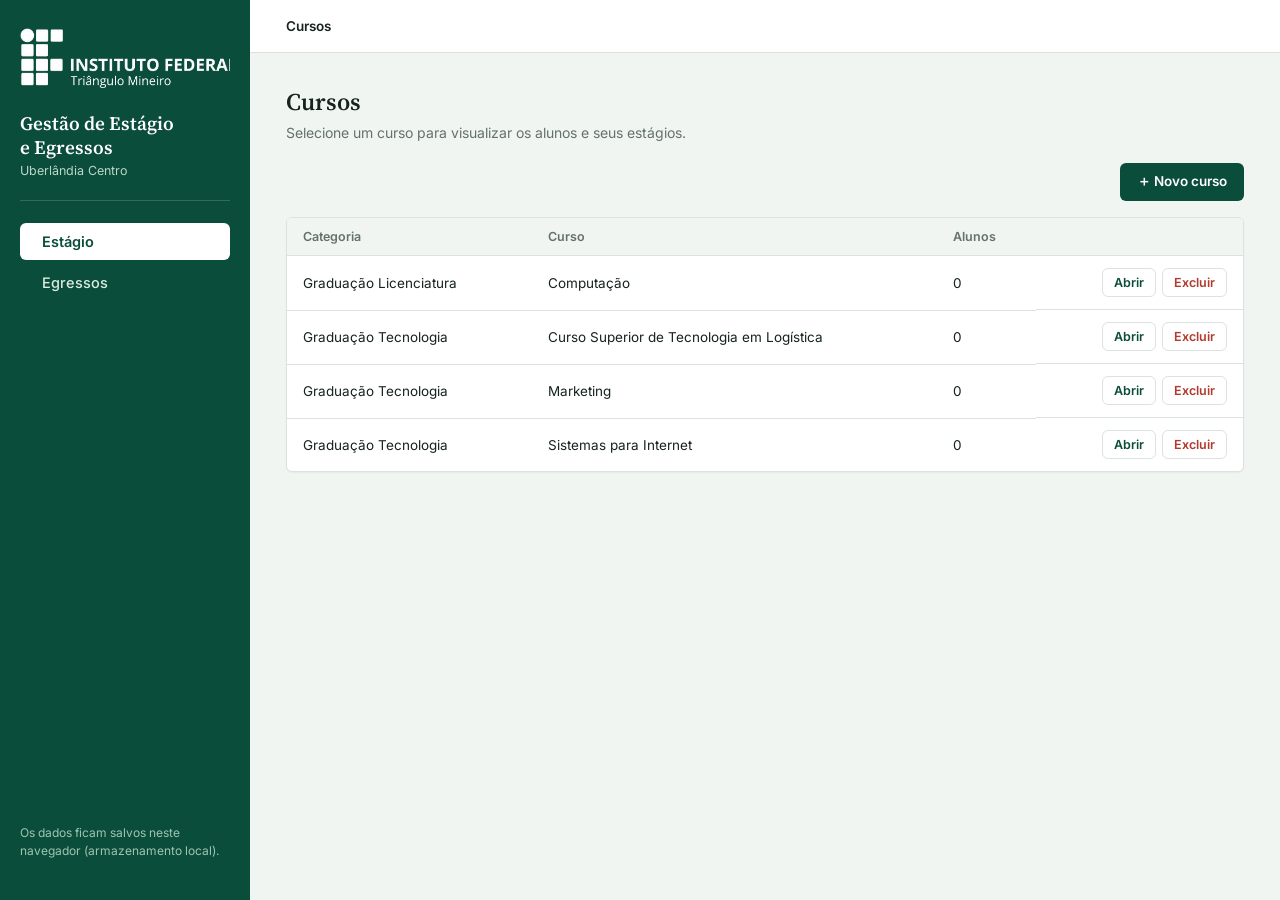
<file: index.html>
<!doctype html>
<html lang="pt-BR">
  <head>
    <meta charset="UTF-8" />
    <meta name="viewport" content="width=device-width, initial-scale=1" />
    <title>Gestão de Estágio e Egressos — IFTM Uberlândia Centro</title>
    <link rel="preconnect" href="https://fonts.googleapis.com" />
    <link rel="preconnect" href="https://fonts.gstatic.com" crossorigin />
    <link
      href="https://fonts.googleapis.com/css2?family=Source+Serif+4:opsz,wght@8..60,500;8..60,600;8..60,700&family=Inter:wght@400;500;600;700&display=swap"
      rel="stylesheet"
    />
    <link rel="stylesheet" href="css/style.css" />
  </head>
  <body>
    <div class="shell">
      <aside class="sidebar">
        <div class="brand">
          <img src="iftm-logo-removebg-preview.png" />
          <span class="brand-name" style="margin-top: 20px"
            >Gestão de Estágio<br />e Egressos</span
          >
          <span class="brand-sub">Uberlândia Centro</span>
        </div>
        <nav class="nav" aria-label="Seções">
          <button class="nav-item is-active" data-section="estagio">
            <span class="nav-icon"></span> Estágio
          </button>
          <button class="nav-item" data-section="egressos">
            <span class="nav-icon"></span> Egressos
          </button>
        </nav>
        <p class="sidebar-note">
          Os dados ficam salvos neste navegador (armazenamento local).
        </p>
      </aside>

      <main class="main">
        <header class="topbar">
          <nav
            class="breadcrumb"
            id="breadcrumb"
            aria-label="Caminho atual"
          ></nav>
        </header>
        <div class="content" id="content"></div>
      </main>
    </div>

    <div class="modal-overlay" id="modalOverlay">
      <div class="modal" id="modal" role="dialog" aria-modal="true"></div>
    </div>

    <div class="toast" id="toast" role="status" aria-live="polite"></div>

    <script src="js/db.js"></script>
    <script src="js/app.js"></script>
  </body>
</html>
</file>
<file: css/style.css>
:root {
  --ink: #16231f;
  --muted: #64726b;
  --line: #dce3de;
  --sage: #f1f5f2;
  --paper: #ffffff;
  --green-900: #0b4d3b;
  --green-700: #12694f;
  --green-050: #e8f1ec;
  --danger: #b23a2e;
  --danger-bg: #fbeae8;
  --ok: #2e7d4f;
  --ok-bg: #e7f4ec;
  --radius: 6px;
  --shadow: 0 1px 2px rgba(11, 77, 59, 0.06);
  color-scheme: light;
}

* {
  box-sizing: border-box;
}

html,
body {
  height: 100%;
}

body {
  margin: 0;
  font-family: "Inter", system-ui, sans-serif;
  color: var(--ink);
  background: var(--sage);
  -webkit-font-smoothing: antialiased;
}

button,
input,
select {
  font-family: inherit;
  font-size: 14px;
}

h1,
h2,
h3 {
  font-family: "Source Serif 4", Georgia, serif;
  margin: 0;
  font-weight: 600;
}

/* ---------- Layout shell ---------- */

.shell {
  display: flex;
  min-height: 100vh;
}

.sidebar {
  width: 250px;
  flex-shrink: 0;
  background: var(--green-900);
  color: #eaf3ee;
  display: flex;
  flex-direction: column;
  padding: 28px 20px;
}

.brand {
  display: flex;
  flex-direction: column;
  gap: 4px;
  padding-bottom: 22px;
  border-bottom: 1px solid rgba(255, 255, 255, 0.16);
  margin-bottom: 22px;
}

.brand-mark {
  font-family: "Source Serif 4", serif;
  font-weight: 700;
  font-size: 13px;
  letter-spacing: 0.08em;
  color: #a9d6c1;
}

.brand-name {
  font-family: "Source Serif 4", serif;
  font-size: 19px;
  line-height: 1.25;
  font-weight: 600;
  color: #ffffff;
}

.brand-sub {
  font-size: 12.5px;
  color: #b9d7c8;
}

.nav {
  display: flex;
  flex-direction: column;
  gap: 4px;
}

.nav-item {
  display: flex;
  align-items: center;
  gap: 10px;
  padding: 10px 12px;
  background: transparent;
  border: none;
  border-radius: var(--radius);
  color: #dcece2;
  text-align: left;
  cursor: pointer;
  font-size: 14.5px;
  font-weight: 500;
  transition: background 0.15s ease;
}

.nav-item:hover {
  background: rgba(255, 255, 255, 0.08);
}

.nav-item.is-active {
  background: #ffffff;
  color: var(--green-900);
  font-weight: 600;
}

.nav-icon {
  font-size: 15px;
}

.sidebar-note {
  margin-top: auto;
  font-size: 12px;
  line-height: 1.5;
  color: #9fc4b1;
  padding-top: 18px;
}

.main {
  flex: 1;
  min-width: 0;
  display: flex;
  flex-direction: column;
}

.topbar {
  padding: 18px 36px;
  border-bottom: 1px solid var(--line);
  background: var(--paper);
}

.breadcrumb {
  display: flex;
  align-items: center;
  gap: 8px;
  font-size: 13.5px;
  color: var(--muted);
  flex-wrap: wrap;
}

.breadcrumb button {
  background: none;
  border: none;
  color: var(--green-700);
  font-weight: 500;
  cursor: pointer;
  padding: 2px 0;
}

.breadcrumb button:hover {
  text-decoration: underline;
}

.breadcrumb .crumb-current {
  color: var(--ink);
  font-weight: 600;
}

.content {
  flex: 1;
  padding: 32px 36px 60px;
  max-width: 1080px;
  width: 100%;
}

/* ---------- Page header ---------- */

.page-title {
  font-size: 24px;
  margin-bottom: 4px;
}

.page-subtitle {
  color: var(--muted);
  font-size: 14px;
  margin: 6px 0 22px;
}

.toolbar {
  display: flex;
  justify-content: space-between;
  align-items: center;
  gap: 12px;
  margin-bottom: 16px;
  flex-wrap: wrap;
}

.toolbar-actions {
  display: flex;
  gap: 8px;
  flex-wrap: wrap;
}

/* ---------- Buttons ---------- */

.btn {
  display: inline-flex;
  align-items: center;
  gap: 6px;
  padding: 9px 16px;
  border-radius: var(--radius);
  border: 1px solid transparent;
  font-weight: 600;
  font-size: 13.5px;
  cursor: pointer;
  transition:
    background 0.15s ease,
    border-color 0.15s ease,
    color 0.15s ease;
}

.btn:focus-visible {
  outline: 2px solid var(--green-700);
  outline-offset: 2px;
}

.btn-primary {
  background: var(--green-900);
  color: #fff;
}
.btn-primary:hover {
  background: var(--green-700);
}

.btn-outline {
  background: var(--paper);
  color: var(--green-900);
  border-color: var(--line);
}
.btn-outline:hover {
  border-color: var(--green-700);
}

.btn-danger {
  background: var(--paper);
  color: var(--danger);
  border-color: var(--line);
}
.btn-danger:hover {
  background: var(--danger-bg);
  border-color: var(--danger);
}

.btn-ghost {
  background: transparent;
  color: var(--green-900);
  padding: 6px 10px;
}
.btn-ghost:hover {
  background: var(--green-050);
}

.btn-sm {
  padding: 6px 11px;
  font-size: 12.5px;
}

.btn:disabled {
  opacity: 0.45;
  cursor: not-allowed;
}

/* ---------- Card / table ---------- */

.card {
  background: var(--paper);
  border: 1px solid var(--line);
  border-radius: var(--radius);
  box-shadow: var(--shadow);
  overflow: hidden;
}

.card-pad {
  padding: 22px 24px;
}

table {
  width: 100%;
  border-collapse: collapse;
}

thead th {
  text-align: left;
  font-size: 12.5px;
  font-weight: 600;
  color: var(--muted);
  background: var(--sage);
  padding: 11px 16px;
  border-bottom: 1px solid var(--line);
}

tbody td {
  padding: 12px 16px;
  border-bottom: 1px solid var(--line);
  font-size: 13.5px;
  vertical-align: middle;
}

tbody tr:last-child td {
  border-bottom: none;
}

tbody tr.row-clickable {
  cursor: pointer;
}
tbody tr.row-clickable:hover {
  background: var(--green-050);
}

.cell-actions {
  display: flex;
  gap: 6px;
  justify-content: flex-end;
}

.empty-state {
  padding: 48px 24px;
  text-align: center;
  color: var(--muted);
  font-size: 14px;
}

/* ---------- Badges ---------- */

.badge {
  display: inline-flex;
  align-items: center;
  padding: 3px 10px;
  border-radius: 999px;
  font-size: 12px;
  font-weight: 600;
}

.badge-ok {
  background: var(--ok-bg);
  color: var(--ok);
}
.badge-warn {
  background: var(--danger-bg);
  color: var(--danger);
}
.badge-neutral {
  background: var(--sage);
  color: var(--muted);
}

/* ---------- Forms ---------- */

.field {
  margin-bottom: 16px;
}

.field label {
  display: block;
  font-size: 12.5px;
  font-weight: 600;
  color: var(--ink);
  margin-bottom: 6px;
}

.field input,
.field select,
.field textarea {
  width: 100%;
  padding: 9px 12px;
  border: 1px solid var(--line);
  border-radius: var(--radius);
  background: var(--paper);
  color: var(--ink);
}

.field input:focus,
.field select:focus,
.field textarea:focus {
  outline: 2px solid var(--green-700);
  outline-offset: 1px;
}

.field-hint {
  font-size: 12px;
  color: var(--muted);
  margin-top: 5px;
}

.field-row {
  display: grid;
  grid-template-columns: 1fr 1fr;
  gap: 14px;
}

/* ---------- Modal ---------- */

.modal-overlay {
  position: fixed;
  inset: 0;
  background: rgba(11, 25, 20, 0.45);
  display: none;
  align-items: center;
  justify-content: center;
  padding: 20px;
  z-index: 50;
}

.modal-overlay.is-open {
  display: flex;
}

.modal {
  background: var(--paper);
  border-radius: var(--radius);
  width: 100%;
  max-width: 460px;
  max-height: 90vh;
  overflow-y: auto;
  padding: 24px 26px 22px;
  box-shadow: 0 12px 30px rgba(11, 25, 20, 0.25);
}

.modal h2 {
  font-size: 18px;
  margin-bottom: 4px;
}

.modal-sub {
  color: var(--muted);
  font-size: 13px;
  margin: 0 0 18px;
}

.modal-actions {
  display: flex;
  justify-content: flex-end;
  gap: 8px;
  margin-top: 20px;
}

/* ---------- Student summary panel ---------- */

.summary {
  background: var(--paper);
  border: 1px solid var(--line);
  border-radius: var(--radius);
  padding: 16px 22px;
  margin-bottom: 18px;
}

.summary h3 {
  font-size: 16px;
  margin-bottom: 6px;
}
.summary p {
  margin: 2px 0;
  color: var(--muted);
  font-size: 13.5px;
}

/* ---------- Document rows ---------- */

.doc-row {
  display: grid;
  grid-template-columns: 2.2fr 1fr 1.2fr 1fr;
  gap: 10px;
  align-items: center;
  padding: 14px 20px;
  border-bottom: 1px solid var(--line);
}

.doc-row:last-child {
  border-bottom: none;
}

.doc-name {
  font-weight: 600;
  font-size: 13.5px;
}
.doc-meta {
  font-size: 12px;
  color: var(--muted);
  margin-top: 2px;
}

.doc-status select {
  width: 100%;
  font-weight: 600;
  border-radius: var(--radius);
  padding: 7px 10px;
}

.doc-status.complete select {
  color: var(--ok);
  border-color: var(--ok);
}
.doc-status.incomplete select {
  color: var(--danger);
  border-color: var(--danger);
}

/* ---------- Toast ---------- */

.toast {
  position: fixed;
  bottom: 24px;
  left: 50%;
  transform: translateX(-50%) translateY(20px);
  background: var(--green-900);
  color: #fff;
  padding: 12px 20px;
  border-radius: var(--radius);
  font-size: 13.5px;
  font-weight: 500;
  box-shadow: 0 8px 22px rgba(11, 25, 20, 0.3);
  opacity: 0;
  pointer-events: none;
  transition:
    opacity 0.2s ease,
    transform 0.2s ease;
  z-index: 60;
}

.toast.is-visible {
  opacity: 1;
  transform: translateX(-50%) translateY(0);
}

.toast.is-danger {
  background: var(--danger);
}

/* ---------- Responsive ---------- */

@media (max-width: 820px) {
  .shell {
    flex-direction: column;
  }

  .sidebar {
    width: 100%;
    flex-direction: row;
    align-items: center;
    padding: 14px 18px;
    gap: 18px;
  }

  .brand {
    border: none;
    margin: 0;
    padding: 0;
    flex-direction: row;
    align-items: baseline;
    gap: 8px;
  }

  .brand-name {
    font-size: 15px;
  }
  .brand-sub,
  .sidebar-note {
    display: none;
  }

  .nav {
    flex-direction: row;
    margin-left: auto;
  }

  .content,
  .topbar {
    padding-left: 18px;
    padding-right: 18px;
  }

  .doc-row {
    grid-template-columns: 1fr;
    gap: 8px;
  }

  .field-row {
    grid-template-columns: 1fr;
  }
}

@media (prefers-reduced-motion: reduce) {
  * {
    transition: none !important;
  }
}
</file>
